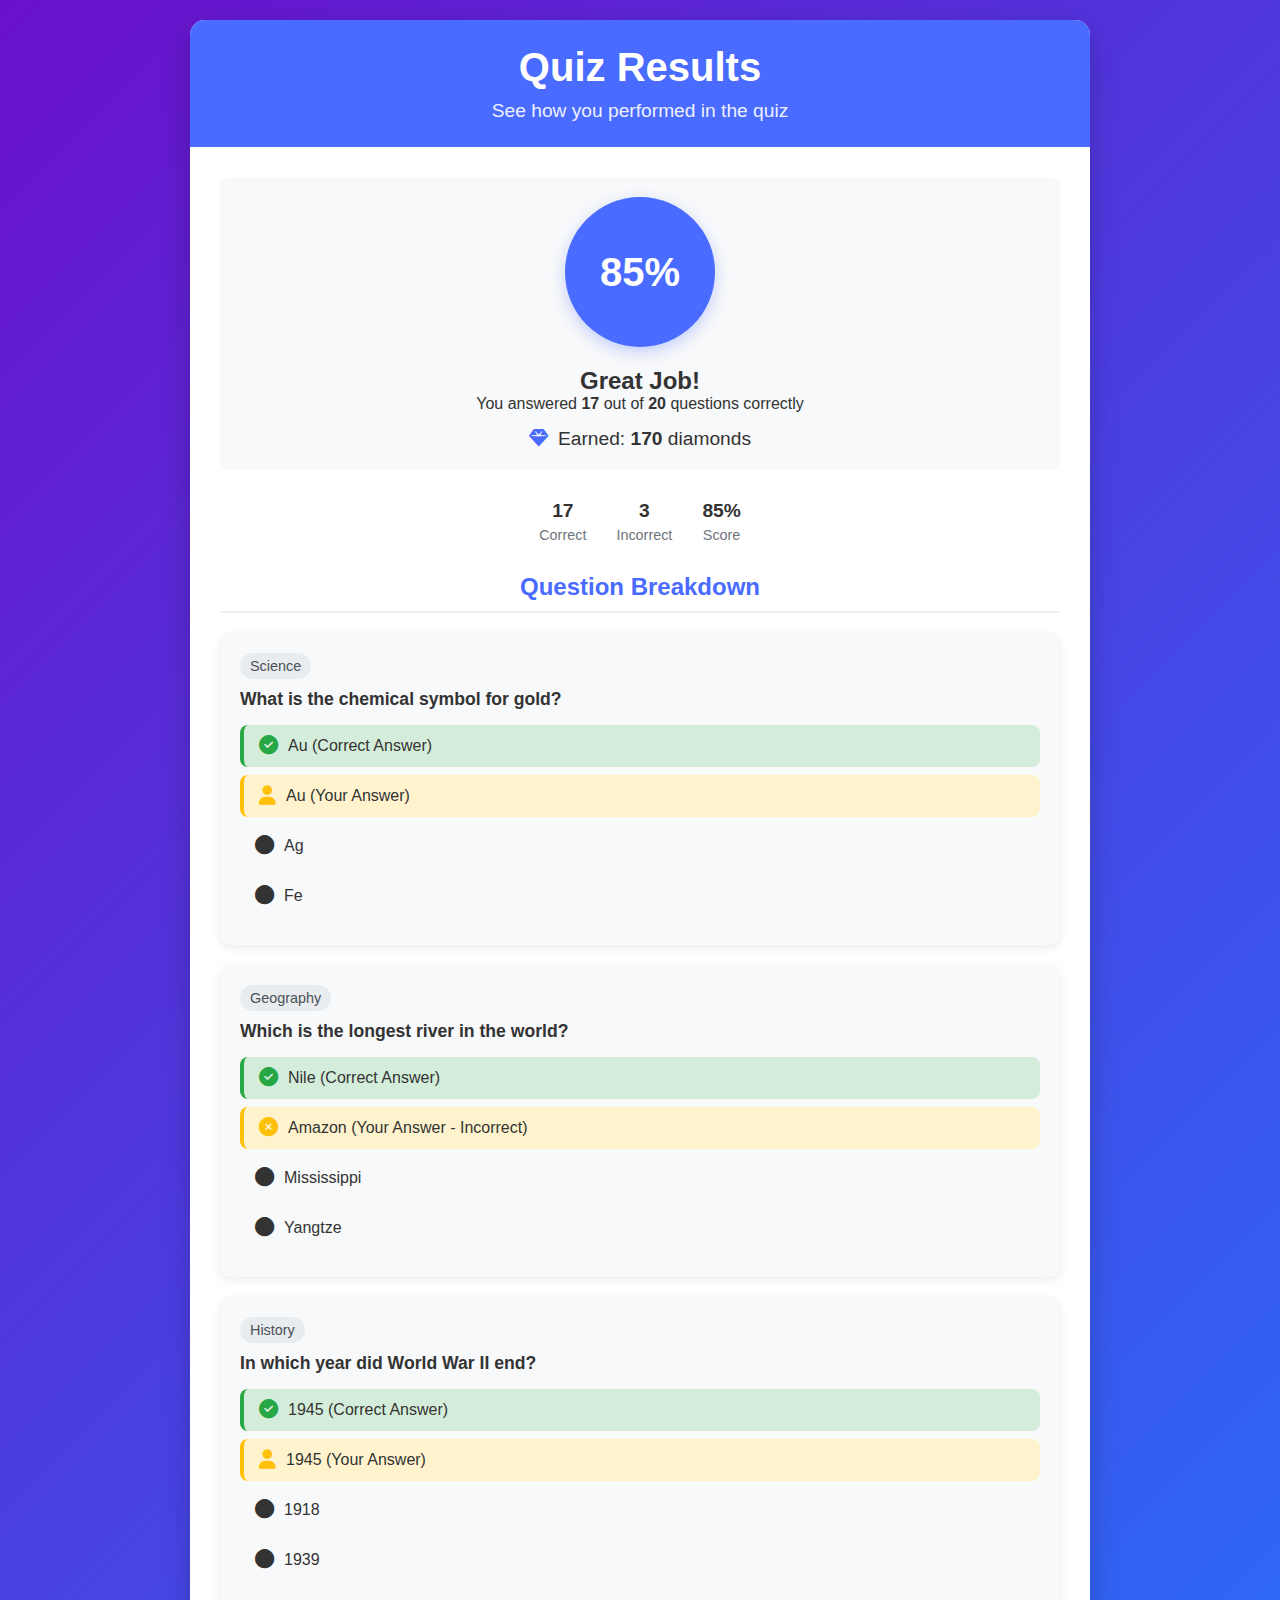
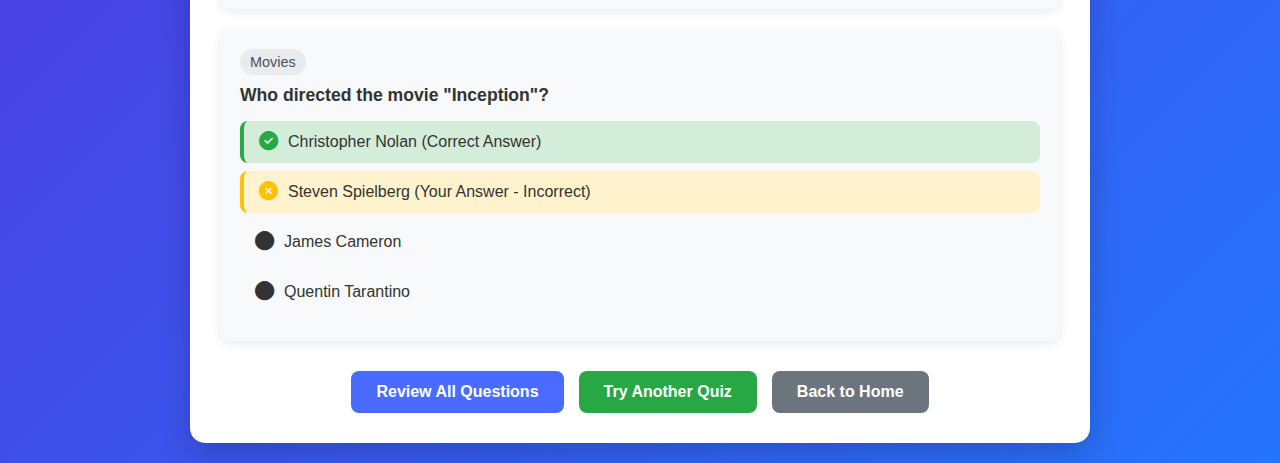
<file: results.html>
<!DOCTYPE html>
<html lang="en">
<head>
    <meta charset="UTF-8">
    <meta name="viewport" content="width=device-width, initial-scale=1.0">
    <title>Quiz Results</title>
    <link rel="stylesheet" href="https://cdnjs.cloudflare.com/ajax/libs/font-awesome/6.4.0/css/all.min.css">
    <style>
        * {
            margin: 0;
            padding: 0;
            box-sizing: border-box;
            font-family: 'Segoe UI', Tahoma, Geneva, Verdana, sans-serif;
        }
        
        body {
            background: linear-gradient(135deg, #6a11cb 0%, #2575fc 100%);
            color: #333;
            min-height: 100vh;
            padding: 20px;
            display: flex;
            justify-content: center;
            align-items: center;
        }
        
        .container {
            width: 100%;
            max-width: 900px;
            background: white;
            border-radius: 15px;
            box-shadow: 0 10px 30px rgba(0, 0, 0, 0.2);
            overflow: hidden;
        }
        
        header {
            background: #4a6bff;
            color: white;
            padding: 25px;
            text-align: center;
        }
        
        header h1 {
            font-size: 2.5rem;
            margin-bottom: 10px;
        }
        
        header p {
            font-size: 1.2rem;
            opacity: 0.9;
        }
        
        .results-container {
            padding: 30px;
        }
        
        .score-summary {
            text-align: center;
            margin-bottom: 30px;
            padding: 20px;
            background: #f8f9fa;
            border-radius: 10px;
        }
        
        .score-circle {
            width: 150px;
            height: 150px;
            border-radius: 50%;
            background: #4a6bff;
            color: white;
            display: flex;
            align-items: center;
            justify-content: center;
            margin: 0 auto 20px;
            font-size: 2.5rem;
            font-weight: bold;
            box-shadow: 0 5px 15px rgba(74, 107, 255, 0.3);
        }
        
        .diamonds {
            display: flex;
            align-items: center;
            justify-content: center;
            gap: 10px;
            margin-top: 15px;
            font-size: 1.2rem;
        }
        
        .detailed-results {
            margin-top: 30px;
        }
        
        .detailed-results h2 {
            text-align: center;
            margin-bottom: 20px;
            color: #4a6bff;
            padding-bottom: 10px;
            border-bottom: 2px solid #eee;
        }
        
        .question-result {
            background: #f8f9fa;
            border-radius: 10px;
            padding: 20px;
            margin-bottom: 20px;
            box-shadow: 0 3px 10px rgba(0, 0, 0, 0.08);
        }
        
        .question-text {
            font-weight: bold;
            margin-bottom: 15px;
            font-size: 1.1rem;
        }
        
        .answer {
            padding: 10px 15px;
            margin: 8px 0;
            border-radius: 8px;
            display: flex;
            align-items: center;
        }
        
        .correct {
            background: #d4edda;
            border-left: 4px solid #28a745;
        }
        
        .incorrect {
            background: #f8d7da;
            border-left: 4px solid #dc3545;
        }
        
        .user-answer {
            background: #fff3cd;
            border-left: 4px solid #ffc107;
        }
        
        .answer-icon {
            margin-right: 10px;
            font-size: 1.2rem;
        }
        
        .correct .answer-icon {
            color: #28a745;
        }
        
        .incorrect .answer-icon {
            color: #dc3545;
        }
        
        .user-answer .answer-icon {
            color: #ffc107;
        }
        
        .actions {
            display: flex;
            justify-content: center;
            gap: 15px;
            margin-top: 30px;
        }
        
        .btn {
            padding: 12px 25px;
            border: none;
            border-radius: 8px;
            font-size: 1rem;
            font-weight: 600;
            cursor: pointer;
            transition: all 0.3s ease;
        }
        
        .btn-primary {
            background: #4a6bff;
            color: white;
        }
        
        .btn-primary:hover {
            background: #3a5bef;
            transform: translateY(-2px);
        }
        
        .btn-secondary {
            background: #6c757d;
            color: white;
        }
        
        .btn-secondary:hover {
            background: #5a6268;
            transform: translateY(-2px);
        }
        
        .btn-success {
            background: #28a745;
            color: white;
        }
        
        .btn-success:hover {
            background: #218838;
            transform: translateY(-2px);
        }
        
        .category {
            display: inline-block;
            background: #e9ecef;
            padding: 5px 10px;
            border-radius: 20px;
            font-size: 0.9rem;
            margin-bottom: 10px;
            color: #495057;
        }
        
        .performance-chart {
            display: flex;
            justify-content: center;
            margin: 25px 0;
        }
        
        .chart-bar {
            display: flex;
            flex-direction: column;
            align-items: center;
            margin: 0 15px;
        }
        
        .chart-bar-value {
            font-size: 1.2rem;
            font-weight: bold;
            margin-bottom: 5px;
        }
        
        .chart-bar-label {
            font-size: 0.9rem;
            color: #6c757d;
        }
        
        @media (max-width: 768px) {
            .container {
                margin: 10px;
            }
            
            .results-container {
                padding: 20px;
            }
            
            .score-circle {
                width: 120px;
                height: 120px;
                font-size: 2rem;
            }
            
            .actions {
                flex-direction: column;
            }
            
            .chart-bar {
                margin: 0 8px;
            }
        }
    </style>
</head>
<body>
    <div class="container">
        <header>
            <h1>Quiz Results</h1>
            <p>See how you performed in the quiz</p>
        </header>
        
        <div class="results-container">
            <div class="score-summary">
                <div class="score-circle">85%</div>
                <h2>Great Job!</h2>
                <p>You answered <strong>17</strong> out of <strong>20</strong> questions correctly</p>
                <div class="diamonds">
                    <i class="fas fa-gem" style="color: #4a6bff;"></i>
                    <span>Earned: <strong>170</strong> diamonds</span>
                </div>
            </div>
            
            <div class="performance-chart">
                <div class="chart-bar">
                    <div class="chart-bar-value">17</div>
                    <div class="chart-bar-label">Correct</div>
                </div>
                <div class="chart-bar">
                    <div class="chart-bar-value">3</div>
                    <div class="chart-bar-label">Incorrect</div>
                </div>
                <div class="chart-bar">
                    <div class="chart-bar-value">85%</div>
                    <div class="chart-bar-label">Score</div>
                </div>
            </div>
            
            <div class="detailed-results">
                <h2>Question Breakdown</h2>
                
                <div class="question-result">
                    <span class="category">Science</span>
                    <div class="question-text">What is the chemical symbol for gold?</div>
                    <div class="answer correct">
                        <span class="answer-icon"><i class="fas fa-check-circle"></i></span>
                        <span>Au (Correct Answer)</span>
                    </div>
                    <div class="answer user-answer">
                        <span class="answer-icon"><i class="fas fa-user"></i></span>
                        <span>Au (Your Answer)</span>
                    </div>
                    <div class="answer">
                        <span class="answer-icon"><i class="fas fa-circle"></i></span>
                        <span>Ag</span>
                    </div>
                    <div class="answer">
                        <span class="answer-icon"><i class="fas fa-circle"></i></span>
                        <span>Fe</span>
                    </div>
                </div>
                
                <div class="question-result">
                    <span class="category">Geography</span>
                    <div class="question-text">Which is the longest river in the world?</div>
                    <div class="answer correct">
                        <span class="answer-icon"><i class="fas fa-check-circle"></i></span>
                        <span>Nile (Correct Answer)</span>
                    </div>
                    <div class="answer user-answer incorrect">
                        <span class="answer-icon"><i class="fas fa-times-circle"></i></span>
                        <span>Amazon (Your Answer - Incorrect)</span>
                    </div>
                    <div class="answer">
                        <span class="answer-icon"><i class="fas fa-circle"></i></span>
                        <span>Mississippi</span>
                    </div>
                    <div class="answer">
                        <span class="answer-icon"><i class="fas fa-circle"></i></span>
                        <span>Yangtze</span>
                    </div>
                </div>
                
                <div class="question-result">
                    <span class="category">History</span>
                    <div class="question-text">In which year did World War II end?</div>
                    <div class="answer correct">
                        <span class="answer-icon"><i class="fas fa-check-circle"></i></span>
                        <span>1945 (Correct Answer)</span>
                    </div>
                    <div class="answer user-answer">
                        <span class="answer-icon"><i class="fas fa-user"></i></span>
                        <span>1945 (Your Answer)</span>
                    </div>
                    <div class="answer">
                        <span class="answer-icon"><i class="fas fa-circle"></i></span>
                        <span>1918</span>
                    </div>
                    <div class="answer">
                        <span class="answer-icon"><i class="fas fa-circle"></i></span>
                        <span>1939</span>
                    </div>
                </div>
                
                <div class="question-result">
                    <span class="category">Movies</span>
                    <div class="question-text">Who directed the movie "Inception"?</div>
                    <div class="answer correct">
                        <span class="answer-icon"><i class="fas fa-check-circle"></i></span>
                        <span>Christopher Nolan (Correct Answer)</span>
                    </div>
                    <div class="answer user-answer incorrect">
                        <span class="answer-icon"><i class="fas fa-times-circle"></i></span>
                        <span>Steven Spielberg (Your Answer - Incorrect)</span>
                    </div>
                    <div class="answer">
                        <span class="answer-icon"><i class="fas fa-circle"></i></span>
                        <span>James Cameron</span>
                    </div>
                    <div class="answer">
                        <span class="answer-icon"><i class="fas fa-circle"></i></span>
                        <span>Quentin Tarantino</span>
                    </div>
                </div>
            </div>
            
            <div class="actions">
                <button class="btn btn-primary">Review All Questions</button>
                <button class="btn btn-success">Try Another Quiz</button>
                <button class="btn btn-secondary">Back to Home</button>
            </div>
        </div>
    </div>

    <script>
        // This script would be integrated with your existing quiz app
        // The following is a simplified version of what you would implement
        
        document.addEventListener('DOMContentLoaded', function() {
            // In a real implementation, you would pull this data from your quiz state
            const quizResults = {
                totalQuestions: 20,
                correctAnswers: 17,
                scorePercent: 85,
                diamondsEarned: 170,
                questions: [
                    {
                        category: "Science",
                        text: "What is the chemical symbol for gold?",
                        options: ["Au", "Ag", "Fe", "Pb"],
                        correctAnswer: 0,
                        userAnswer: 0
                    },
                    {
                        category: "Geography",
                        text: "Which is the longest river in the world?",
                        options: ["Nile", "Amazon", "Mississippi", "Yangtze"],
                        correctAnswer: 0,
                        userAnswer: 1
                    },
                    {
                        category: "History",
                        text: "In which year did World War II end?",
                        options: ["1945", "1918", "1939", "1941"],
                        correctAnswer: 0,
                        userAnswer: 0
                    },
                    {
                        category: "Movies",
                        text: "Who directed the movie 'Inception'?",
                        options: ["Christopher Nolan", "Steven Spielberg", "James Cameron", "Quentin Tarantino"],
                        correctAnswer: 0,
                        userAnswer: 1
                    }
                ]
            };
            
            // You would use this data to dynamically generate the result elements
            // For this example, we've hardcoded the HTML to show the design
        });
    </script>
</body>
</html>
</file>
